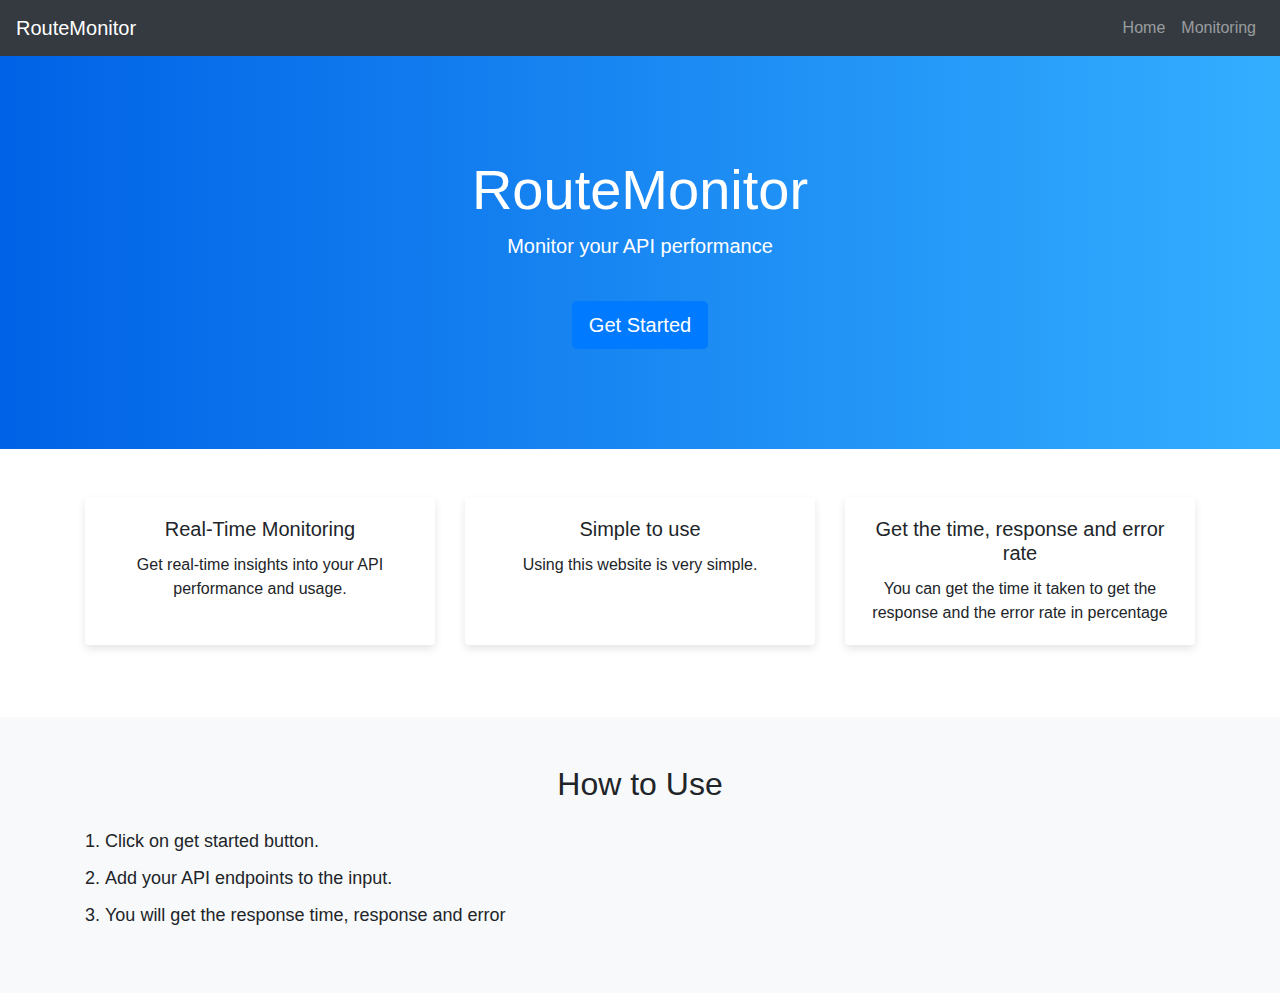
<file: index.html>
<!DOCTYPE html>
<html lang="en">
<head>
    <meta charset="UTF-8">
    <meta name="viewport" content="width=device-width, initial-scale=1.0">
    <title>RouteMonitor</title>
    <link href="https://maxcdn.bootstrapcdn.com/bootstrap/4.5.2/css/bootstrap.min.css" rel="stylesheet">
    <link rel="stylesheet" href="style.css">
    <link rel="icon" href="logo.jpg">
</head>
<body>
    <nav class="navbar navbar-expand-lg navbar-dark bg-dark">
        <a class="navbar-brand" href="index.html">RouteMonitor</a>
        <button class="navbar-toggler" type="button" data-toggle="collapse" data-target="#navbarNav" aria-controls="navbarNav" aria-expanded="false" aria-label="Toggle navigation">
            <span class="navbar-toggler-icon"></span>
        </button>
        <div class="collapse navbar-collapse" id="navbarNav">
            <ul class="navbar-nav ml-auto">
                <li class="nav-item">
                    <a class="nav-link" href="index.html">Home</a>
                </li>
                <li class="nav-item">
                    <a class="nav-link" href="monitor.html">Monitoring</a>
                </li>
            </ul>
        </div>
    </nav>
    <header class="header">
        <div class="container text-center">
            <h1 class="display-4">RouteMonitor</h1>
            <p class="lead">Monitor your API performance</p>
            <a href="monitor.html" class="btn btn-primary btn-lg mt-4">Get Started</a>
        </div>
    </header>
    <section id="features" class="features py-5">
        <div class="container">
            <div class="row">
                <div class="col-lg-4 col-md-6 mb-4">
                    <div class="card feature-card h-100">
                        <div class="card-body text-center">
                            <h5 class="card-title">Real-Time Monitoring</h5>
                            <p class="card-text">Get real-time insights into your API performance and usage.</p>
                        </div>
                    </div>
                </div>
                <div class="col-lg-4 col-md-6 mb-4">
                    <div class="card feature-card h-100">
                        <div class="card-body text-center">
                            <h5 class="card-title">Simple to use</h5>
                            <p class="card-text">Using this website is very simple.</p>
                        </div>
                    </div>
                </div>
                <div class="col-lg-4 col-md-6 mb-4">
                    <div class="card feature-card h-100">
                        <div class="card-body text-center">
                            <h5 class="card-title">Get the time, response and error rate</h5>
                            <p class="card-text">You can get the time it taken to get the response and the error rate in percentage</p>
                        </div>
                    </div>
                </div>
            </div>
        </div>
    </section>
    <section id="howto" class="howto py-5 bg-light">
        <div class="container">
            <div class="row">
                <div class="col-lg-12">
                    <h2 class="text-center mb-4">How to Use</h2>
                    <ol class="howto-steps">
                        <li>Click on get started button.</li>
                        <li>Add your API endpoints to the input.</li>
                        <li>You will get the response time, response and error</li>
                    </ol>
                </div>
            </div>
        </div>
    </section>
    <script src="https://code.jquery.com/jquery-3.5.1.slim.min.js"></script>
    <script src="https://cdn.jsdelivr.net/npm/@popperjs/core@2.5.4/dist/umd/popper.min.js"></script>
    <script src="https://stackpath.bootstrapcdn.com/bootstrap/4.5.2/js/bootstrap.min.js"></script>
    <script src="main.js"></script>
</body>
</html>
</file>
<file: style.css>
body {
  font-family: "Roboto", sans-serif;
}

.header {
  background: linear-gradient(to right, #0062e6, #33aeff);
  color: white;
  padding: 100px 0;
}

.feature-card {
  border: none;
  transition: transform 0.3s, box-shadow 0.3s;
  box-shadow: 0 4px 8px rgba(0, 0, 0, 0.1);
}

.feature-card:hover {
  transform: translateY(-10px);
  box-shadow: 0 16px 32px rgba(0, 0, 0, 0.2);
}

.howto-steps {
  list-style-type: decimal;
  padding-left: 20px;
}

.howto-steps li {
  margin-bottom: 10px;
  font-size: 18px;
}

#monitoring-dashboard .card {
  transition: transform 0.3s, box-shadow 0.3s;
  box-shadow: 0 4px 8px rgba(0, 0, 0, 0.1);
}

#monitoring-dashboard .card:hover {
  transform: translateY(-10px);
  box-shadow: 0 16px 32px rgba(0, 0, 0, 0.2);
}
</file>
